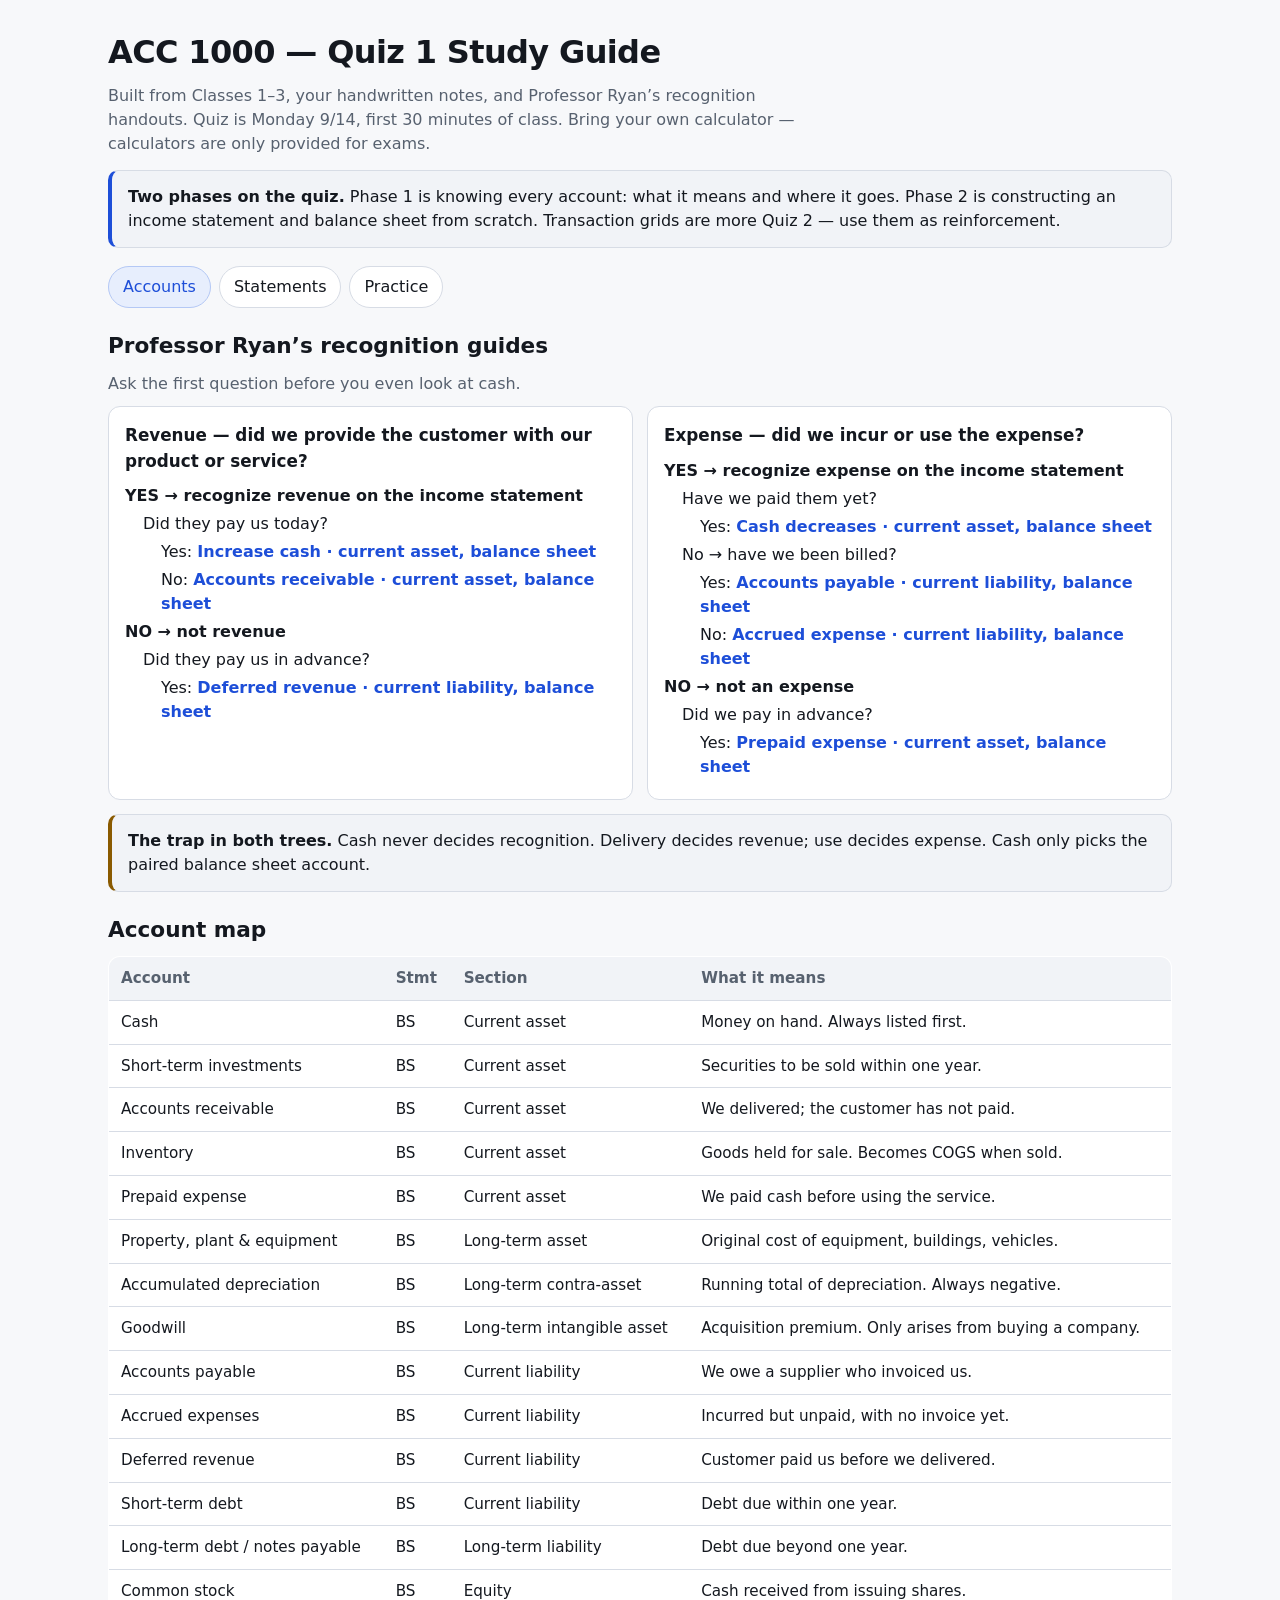
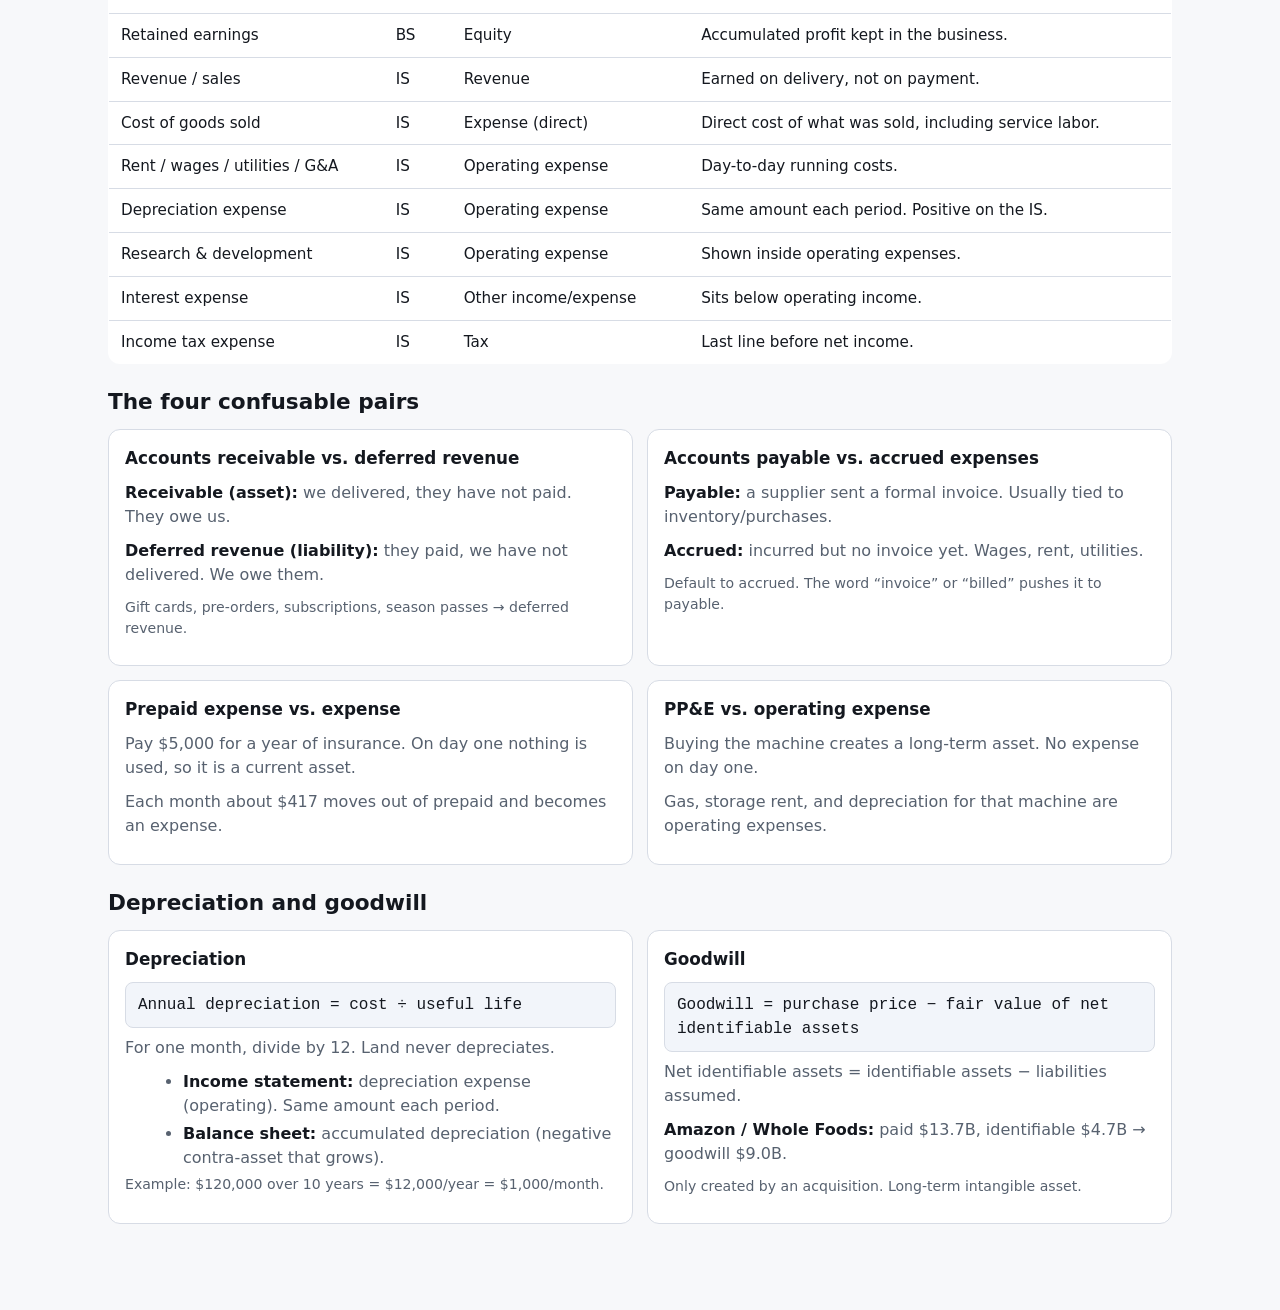
<file: index.html>
<!DOCTYPE html>
<html lang="en">
<head>
<meta charset="UTF-8"/>
<meta name="viewport" content="width=device-width, initial-scale=1"/>
<title>ACC 1000 — Quiz 1 Study Guide</title>
<style>:root { color-scheme: light; --bg: #f7f8fa; --panel: #ffffff; --panel-2: #f1f3f7; --border: #d7dce5; --text: #14181f; --muted: #57616f; --accent: #1d4ed8; --good: #0f7b52; --warn: #8a5a00; --danger: #c0362c; } * { box-sizing: border-box; } body { margin: 0; font-family: Inter, ui-sans-serif, system-ui, -apple-system, Segoe UI, Roboto, Helvetica, Arial, sans-serif; background: var(--bg); color: var(--text); line-height: 1.5; } .wrap { max-width: 1100px; margin: 0 auto; padding: 28px 18px 64px; } h1 { font-size: 2rem; margin: 0 0 8px; letter-spacing: -0.02em; } h2 { font-size: 1.35rem; margin: 0 0 10px; } h3 { font-size: 1.05rem; margin: 0 0 8px; } p { margin: 0 0 10px; color: var(--muted); } .hero p { max-width: 70ch; } .tabs { display: flex; gap: 8px; flex-wrap: wrap; margin: 18px 0 22px; } .tab { border: 1px solid var(--border); background: var(--panel); color: var(--text); border-radius: 999px; padding: 8px 14px; cursor: pointer; font: inherit; } .tab.active { background: #e7eefd; border-color: #b4c8f5; color: var(--accent); } .panel { display: none; } .panel.active { display: block; } .grid { display: grid; gap: 14px; } .grid-2 { grid-template-columns: repeat(2, minmax(0, 1fr)); } .grid-3 { grid-template-columns: repeat(3, minmax(0, 1fr)); } @media (max-width: 860px) { .grid-2, .grid-3 { grid-template-columns: 1fr; } } .btn { border: 1px solid var(--border); background: #e7eefd; color: var(--accent); border-radius: 8px; padding: 8px 12px; cursor: pointer; font: inherit; } .hidden { display: none !important; } .callout.warn { border-left-color: var(--warn); } .callout.good { border-left-color: var(--good); } .card table { border: none; background: transparent; } .card table td { border-bottom: 1px solid var(--border); padding: 6px 0; } .card ul { color: var(--muted); } .card { background: var(--panel); border: 1px solid var(--border); border-radius: 12px; padding: 16px; } .card h3 { margin-bottom: 10px; } .callout { border: 1px solid var(--border); border-left: 4px solid var(--accent); background: var(--panel-2); border-radius: 10px; padding: 14px 16px; margin: 14px 0; } .callout.warn { border-left-color: var(--warn); } .callout.good { border-left-color: var(--good); } .callout strong { color: var(--text); } .branch { margin: 4px 0; } .indent-1 { margin-left: 18px; } .indent-2 { margin-left: 36px; } .result { color: var(--accent); font-weight: 600; } table { width: 100%; border-collapse: collapse; background: var(--panel); border: 1px solid var(--border); border-radius: 12px; overflow: hidden; font-size: 0.95rem; } th, td { text-align: left; padding: 10px 12px; border-bottom: 1px solid var(--border); vertical-align: top; } th { background: var(--panel-2); color: var(--muted); font-weight: 600; } tr:last-child td { border-bottom: none; } .muted { color: var(--muted); } .formula { font-family: ui-monospace, SFMono-Regular, Menlo, Consolas, monospace; background: #f2f5fa; border: 1px solid var(--border); border-radius: 8px; padding: 10px 12px; color: var(--text); margin: 8px 0; } .stack { display: grid; gap: 14px; } .btn { border: 1px solid var(--border); background: #e7eefd; color: var(--accent); border-radius: 8px; padding: 8px 12px; cursor: pointer; font: inherit; } .hidden { display: none; } .section { margin: 22px 0; } .tiny { font-size: 0.88rem; color: var(--muted); } ul { margin: 6px 0 0 18px; color: var(--muted); } li { margin: 4px 0; }</style>
</head>
<body>
<div class="wrap">
<div class="hero">
<h1>ACC 1000 — Quiz 1 Study Guide</h1>
<p>Built from Classes 1–3, your handwritten notes, and Professor Ryan’s recognition handouts. Quiz is Monday 9/14, first 30 minutes of class. Bring your own calculator — calculators are only provided for exams.</p>
</div>
<div class="callout"><strong>Two phases on the quiz.</strong> Phase 1 is knowing every account: what it means and where it goes. Phase 2 is constructing an income statement and balance sheet from scratch. Transaction grids are more Quiz 2 — use them as reinforcement.</div>
<div class="tabs">
<button class="tab active" data-tab="accounts">Accounts</button>
<button class="tab" data-tab="statements">Statements</button>
<button class="tab" data-tab="practice">Practice</button>
</div>
<section id="accounts" class="panel active"><div class="section">
<h2>Professor Ryan’s recognition guides</h2>
<p>Ask the first question before you even look at cash.</p>
<div class="grid grid-2">
<div class="card">
<h3>Revenue — did we provide the customer with our product or service?</h3>
<div class="branch"><strong>YES → recognize revenue on the income statement</strong></div>
<div class="branch indent-1">Did they pay us today?</div>
<div class="branch indent-2">Yes: <span class="result">Increase cash · current asset, balance sheet</span></div>
<div class="branch indent-2">No: <span class="result">Accounts receivable · current asset, balance sheet</span></div>
<div class="branch"><strong>NO → not revenue</strong></div>
<div class="branch indent-1">Did they pay us in advance?</div>
<div class="branch indent-2">Yes: <span class="result">Deferred revenue · current liability, balance sheet</span></div>
</div>
<div class="card">
<h3>Expense — did we incur or use the expense?</h3>
<div class="branch"><strong>YES → recognize expense on the income statement</strong></div>
<div class="branch indent-1">Have we paid them yet?</div>
<div class="branch indent-2">Yes: <span class="result">Cash decreases · current asset, balance sheet</span></div>
<div class="branch indent-1">No → have we been billed?</div>
<div class="branch indent-2">Yes: <span class="result">Accounts payable · current liability, balance sheet</span></div>
<div class="branch indent-2">No: <span class="result">Accrued expense · current liability, balance sheet</span></div>
<div class="branch"><strong>NO → not an expense</strong></div>
<div class="branch indent-1">Did we pay in advance?</div>
<div class="branch indent-2">Yes: <span class="result">Prepaid expense · current asset, balance sheet</span></div>
</div>
</div>
<div class="callout warn">
<strong>The trap in both trees.</strong>
Cash never decides recognition. Delivery decides revenue; use decides expense.
Cash only picks the paired balance sheet account.
</div>
</div>

<div class="section">
<h2>Account map</h2>
<table>
<thead>
<tr><th>Account</th><th>Stmt</th><th>Section</th><th>What it means</th></tr>
</thead>
<tbody>
<tr><td>Cash</td><td>BS</td><td>Current asset</td><td>Money on hand. Always listed first.</td></tr>
<tr><td>Short-term investments</td><td>BS</td><td>Current asset</td><td>Securities to be sold within one year.</td></tr>
<tr><td>Accounts receivable</td><td>BS</td><td>Current asset</td><td>We delivered; the customer has not paid.</td></tr>
<tr><td>Inventory</td><td>BS</td><td>Current asset</td><td>Goods held for sale. Becomes COGS when sold.</td></tr>
<tr><td>Prepaid expense</td><td>BS</td><td>Current asset</td><td>We paid cash before using the service.</td></tr>
<tr><td>Property, plant &amp; equipment</td><td>BS</td><td>Long-term asset</td><td>Original cost of equipment, buildings, vehicles.</td></tr>
<tr><td>Accumulated depreciation</td><td>BS</td><td>Long-term contra-asset</td><td>Running total of depreciation. Always negative.</td></tr>
<tr><td>Goodwill</td><td>BS</td><td>Long-term intangible asset</td><td>Acquisition premium. Only arises from buying a company.</td></tr>
<tr><td>Accounts payable</td><td>BS</td><td>Current liability</td><td>We owe a supplier who invoiced us.</td></tr>
<tr><td>Accrued expenses</td><td>BS</td><td>Current liability</td><td>Incurred but unpaid, with no invoice yet.</td></tr>
<tr><td>Deferred revenue</td><td>BS</td><td>Current liability</td><td>Customer paid us before we delivered.</td></tr>
<tr><td>Short-term debt</td><td>BS</td><td>Current liability</td><td>Debt due within one year.</td></tr>
<tr><td>Long-term debt / notes payable</td><td>BS</td><td>Long-term liability</td><td>Debt due beyond one year.</td></tr>
<tr><td>Common stock</td><td>BS</td><td>Equity</td><td>Cash received from issuing shares.</td></tr>
<tr><td>Retained earnings</td><td>BS</td><td>Equity</td><td>Accumulated profit kept in the business.</td></tr>
<tr><td>Revenue / sales</td><td>IS</td><td>Revenue</td><td>Earned on delivery, not on payment.</td></tr>
<tr><td>Cost of goods sold</td><td>IS</td><td>Expense (direct)</td><td>Direct cost of what was sold, including service labor.</td></tr>
<tr><td>Rent / wages / utilities / G&amp;A</td><td>IS</td><td>Operating expense</td><td>Day-to-day running costs.</td></tr>
<tr><td>Depreciation expense</td><td>IS</td><td>Operating expense</td><td>Same amount each period. Positive on the IS.</td></tr>
<tr><td>Research &amp; development</td><td>IS</td><td>Operating expense</td><td>Shown inside operating expenses.</td></tr>
<tr><td>Interest expense</td><td>IS</td><td>Other income/expense</td><td>Sits below operating income.</td></tr>
<tr><td>Income tax expense</td><td>IS</td><td>Tax</td><td>Last line before net income.</td></tr>
</tbody>
</table>
</div>

<div class="section">
<h2>The four confusable pairs</h2>
<div class="grid grid-2">
<div class="card">
<h3>Accounts receivable vs. deferred revenue</h3>
<p><strong style="color:var(--text)">Receivable (asset):</strong> we delivered, they have not paid. They owe us.</p>
<p><strong style="color:var(--text)">Deferred revenue (liability):</strong> they paid, we have not delivered. We owe them.</p>
<p class="tiny">Gift cards, pre-orders, subscriptions, season passes → deferred revenue.</p>
</div>
<div class="card">
<h3>Accounts payable vs. accrued expenses</h3>
<p><strong style="color:var(--text)">Payable:</strong> a supplier sent a formal invoice. Usually tied to inventory/purchases.</p>
<p><strong style="color:var(--text)">Accrued:</strong> incurred but no invoice yet. Wages, rent, utilities.</p>
<p class="tiny">Default to accrued. The word “invoice” or “billed” pushes it to payable.</p>
</div>
<div class="card">
<h3>Prepaid expense vs. expense</h3>
<p>Pay $5,000 for a year of insurance. On day one nothing is used, so it is a current asset.</p>
<p>Each month about $417 moves out of prepaid and becomes an expense.</p>
</div>
<div class="card">
<h3>PP&amp;E vs. operating expense</h3>
<p>Buying the machine creates a long-term asset. No expense on day one.</p>
<p>Gas, storage rent, and depreciation for that machine are operating expenses.</p>
</div>
</div>
</div>

<div class="section">
<h2>Depreciation and goodwill</h2>
<div class="grid grid-2">
<div class="card">
<h3>Depreciation</h3>
<div class="formula">Annual depreciation = cost ÷ useful life</div>
<p>For one month, divide by 12. Land never depreciates.</p>
<ul>
<li><strong style="color:var(--text)">Income statement:</strong> depreciation expense (operating). Same amount each period.</li>
<li><strong style="color:var(--text)">Balance sheet:</strong> accumulated depreciation (negative contra-asset that grows).</li>
</ul>
<p class="tiny">Example: $120,000 over 10 years = $12,000/year = $1,000/month.</p>
</div>
<div class="card">
<h3>Goodwill</h3>
<div class="formula">Goodwill = purchase price − fair value of net identifiable assets</div>
<p>Net identifiable assets = identifiable assets − liabilities assumed.</p>
<p><strong style="color:var(--text)">Amazon / Whole Foods:</strong> paid $13.7B, identifiable $4.7B → goodwill $9.0B.</p>
<p class="tiny">Only created by an acquisition. Long-term intangible asset.</p>
</div>
</div>
</div></section>
<section id="statements" class="panel"><div class="section">
<h2>Financial statement connection map</h2>
<p>From Professor Ryan’s handout. The balance sheet stays; the other statements explain one period.</p>
<div class="grid grid-3">
<div class="card">
<h3>1. Balance sheet</h3>
<p class="tiny">Same foundation period after period. Compare years and find the change.</p>
<p><strong style="color:var(--text)">Assets (own):</strong> cash, AR, inventory</p>
<p><strong style="color:var(--text)">Liabilities (owe):</strong> AP, accrued expenses</p>
<p><strong style="color:var(--text)">Equity (own − owe):</strong> common stock, retained earnings</p>
<p class="tiny">Cash is explained by the cash flow statement. Ending RE comes from the income statement.</p>
</div>
<div class="card">
<h3>2. Statement of cash flows</h3>
<p class="tiny">Explains all cash activity for that specific period.</p>
<ul>
<li>Operating flows</li>
<li>Investing flows</li>
<li>Financing flows</li>
</ul>
<p class="tiny">Not on Quiz 1. She pinned this until about Class 11.</p>
</div>
<div class="card">
<h3>3. Income statement</h3>
<p class="tiny">Specific-period profit. Wipes clean after the period.</p>
<div class="formula">Revenue − Expenses = Net income</div>
<p class="tiny"><strong style="color:var(--text)">Retained earnings bridge:</strong></p>
<div class="formula">Beg RE + Net income − Dividends = End RE</div>
<p class="tiny" style="color:var(--accent)">Ending RE is the number that lands on the balance sheet.</p>
</div>
</div>
</div>

<div class="section">
<h2>Four formulas</h2>
<div class="grid grid-2">
<div class="card">
<h3>Accounting equation</h3>
<div class="formula">Assets = Liabilities + Equity</div>
<p class="tiny">Also: Assets − Liabilities = Equity</p>
</div>
<div class="card">
<h3>Retained earnings</h3>
<div class="formula">Beg RE + Net income − Dividends = End RE</div>
<p class="tiny">This is the bridge from the income statement to the balance sheet.</p>
</div>
<div class="card">
<h3>Timing</h3>
<div class="formula">Balance sheet layers · Income statement resets</div>
<p class="tiny">BS is a running total. IS is wiped clean each period.</p>
</div>
<div class="card">
<h3>What changes retained earnings</h3>
<div class="formula">Revenue ↑ · Expenses ↓ · Dividends ↓</div>
<p class="tiny">Dividends reduce RE but never appear on the income statement.</p>
</div>
</div>
</div>

<div class="section">
<h2>Templates to reproduce exactly</h2>
<div class="grid grid-2">
<div class="card">
<h3>Income statement — four blocks</h3>
<div class="formula">
Revenue<br />
− Cost of goods sold<br />
= Gross profit<br />
− Operating expenses<br />
= Operating income (EBIT)<br />
− Interest / other<br />
= Income before taxes<br />
− Income tax expense<br />
= Net income
</div>
<p class="tiny">Write every figure as a positive number. Only genuine other income is treated as a negative expense.</p>
</div>
<div class="card">
<h3>Balance sheet — six required subtotals</h3>
<div class="formula">
Cash → investments → receivables → inventory → prepaid<br />
1. Total current assets<br />
PP&amp;E − accum. dep. + goodwill<br />
2. Total assets<br /><br />
AP → accrued → deferred rev → ST debt<br />
3. Total current liabilities<br />
+ LT debt<br />
4. Total liabilities<br />
Common stock + retained earnings<br />
5. Total equity<br />
6. Total liabilities and equity
</div>
</div>
</div>
<div class="callout good">
<strong>Order under time pressure.</strong>
Label every account first → build the income statement → carry net income into RE →
build the balance sheet → check that it balances. You cannot finish the BS without NI.
</div>
</div>

<div class="section">
<h2>Worked example — Redwood Company</h2>
<p>Full year. Beginning retained earnings $28,000. Dividends paid $3,000.</p>
<div class="grid grid-2">
<div class="card">
<h3>Income statement</h3>
<table>
<tbody>
<tr><td>Revenue</td><td style="text-align:right">$120,000</td></tr>
<tr><td>Cost of goods sold</td><td style="text-align:right">(48,000)</td></tr>
<tr><td><strong>Gross profit</strong></td><td style="text-align:right"><strong>$72,000</strong></td></tr>
<tr><td>Rent expense</td><td style="text-align:right">(12,000)</td></tr>
<tr><td>Wages expense</td><td style="text-align:right">(20,000)</td></tr>
<tr><td><strong>Operating income</strong></td><td style="text-align:right"><strong>$40,000</strong></td></tr>
<tr><td>Interest expense</td><td style="text-align:right">(4,000)</td></tr>
<tr><td>Income before taxes</td><td style="text-align:right">$36,000</td></tr>
<tr><td>Income tax expense</td><td style="text-align:right">(6,000)</td></tr>
<tr><td><strong>Net income</strong></td><td style="text-align:right"><strong>$30,000</strong></td></tr>
</tbody>
</table>
</div>
<div class="card">
<h3>Balance sheet</h3>
<table>
<tbody>
<tr><td>Cash</td><td style="text-align:right">$35,000</td></tr>
<tr><td>Accounts receivable</td><td style="text-align:right">22,000</td></tr>
<tr><td>Inventory</td><td style="text-align:right">18,000</td></tr>
<tr><td><strong>Total current assets</strong></td><td style="text-align:right"><strong>$75,000</strong></td></tr>
<tr><td>Equipment</td><td style="text-align:right">80,000</td></tr>
<tr><td>Less: accumulated depreciation</td><td style="text-align:right">(16,000)</td></tr>
<tr><td><strong>Total assets</strong></td><td style="text-align:right"><strong>$139,000</strong></td></tr>
<tr><td>Accounts payable</td><td style="text-align:right">$14,000</td></tr>
<tr><td>Long-term debt</td><td style="text-align:right">50,000</td></tr>
<tr><td><strong>Total liabilities</strong></td><td style="text-align:right"><strong>$64,000</strong></td></tr>
<tr><td>Common stock</td><td style="text-align:right">20,000</td></tr>
<tr><td>Retained earnings</td><td style="text-align:right">55,000</td></tr>
<tr><td><strong>Total equity</strong></td><td style="text-align:right"><strong>$75,000</strong></td></tr>
<tr><td><strong>Total L + E</strong></td><td style="text-align:right"><strong>$139,000</strong></td></tr>
</tbody>
</table>
</div>
</div>
<div class="callout">
<strong>RE check:</strong> $28,000 beginning + $30,000 NI − $3,000 dividends = $55,000 ending.
Assets $139,000 = Liabilities + Equity $139,000.
</div>
</div></section>
<section id="practice" class="panel"><div class="callout warn">
<strong>Run this under quiz conditions.</strong>
Thirty minutes, calculator beside you, notes closed. Then grade it and redo only what you missed.
</div>

<div class="section">
<h2>Part 1 — name the account, statement, and section</h2>
<table>
<thead><tr><th>#</th><th>Prompt</th><th>Answer</th></tr></thead>
<tbody id="part1-body"></tbody>
</table>
<p style="margin-top:12px"><button class="btn" id="toggle1">Reveal answers</button></p>
</div>

<div class="section">
<h2>Part 2 — build both statements</h2>
<p>Trial Company, full year. Beginning RE $10,000. Dividends $2,000.</p>
<table>
<thead><tr><th>Account</th><th style="text-align:right">Amount</th></tr></thead>
<tbody>
<tr><td>Cash</td><td style="text-align:right">$28,000</td></tr>
<tr><td>Accounts receivable</td><td style="text-align:right">12,000</td></tr>
<tr><td>Inventory</td><td style="text-align:right">10,000</td></tr>
<tr><td>Prepaid rent</td><td style="text-align:right">3,000</td></tr>
<tr><td>Equipment</td><td style="text-align:right">50,000</td></tr>
<tr><td>Accumulated depreciation</td><td style="text-align:right">8,000</td></tr>
<tr><td>Accounts payable</td><td style="text-align:right">11,000</td></tr>
<tr><td>Accrued expenses</td><td style="text-align:right">4,000</td></tr>
<tr><td>Long-term debt</td><td style="text-align:right">30,000</td></tr>
<tr><td>Common stock</td><td style="text-align:right">25,000</td></tr>
<tr><td>Revenue</td><td style="text-align:right">90,000</td></tr>
<tr><td>Cost of goods sold</td><td style="text-align:right">35,000</td></tr>
<tr><td>Rent expense</td><td style="text-align:right">10,000</td></tr>
<tr><td>Wages expense</td><td style="text-align:right">16,000</td></tr>
<tr><td>Depreciation expense</td><td style="text-align:right">5,000</td></tr>
<tr><td>Interest expense</td><td style="text-align:right">3,000</td></tr>
<tr><td>Income tax expense</td><td style="text-align:right">4,000</td></tr>
</tbody>
</table>
<p style="margin-top:12px"><button class="btn" id="toggle2">Reveal solution</button></p>
<div id="part2-sol" class="hidden" style="margin-top:14px">
<div class="grid grid-2">
<div class="card">
<h3>Income statement</h3>
<ul>
<li>Revenue $90,000</li>
<li>− COGS $35,000 → Gross profit $55,000</li>
<li>− OpEx $31,000 → Operating income $24,000</li>
<li>− Interest $3,000 → EBT $21,000</li>
<li>− Tax $4,000 → <strong style="color:var(--text)">Net income $17,000</strong></li>
</ul>
</div>
<div class="card">
<h3>Balance sheet</h3>
<ul>
<li>Current assets $53,000</li>
<li>Net equipment $42,000</li>
<li><strong style="color:var(--text)">Total assets $95,000</strong></li>
<li>Current liabilities $15,000 + LT debt $30,000 = $45,000</li>
<li>RE: 10k + 17k − 2k = $25,000</li>
<li>Equity $50,000 → <strong style="color:var(--text)">L+E $95,000</strong></li>
</ul>
</div>
</div>
</div>
</div>

<div class="section">
<h2>Part 3 — recognition drills</h2>
<p>Highest-value drill. Decide what hits the income statement before touching cash.</p>
<table>
<thead><tr><th>#</th><th>Scenario</th><th>Answer</th></tr></thead>
<tbody id="part3-body"></tbody>
</table>
<p style="margin-top:12px"><button class="btn" id="toggle3">Reveal answers</button></p>
</div></section>
</div>
<script>
(function(){
const part1 = [
["A customer owes us for services already performed.", "Accounts receivable — current asset"],
["We owe an invoicing supplier for inventory received.", "Accounts payable — current liability"],
["Employees worked in March but are paid in April.", "Accrued expenses — current liability"],
["We paid 12 months of rent up front on day one.", "Prepaid expense — current asset"],
["A customer prepaid for catering we deliver in June.", "Deferred revenue — current liability"],
["Cumulative decline in a van's recorded value.", "Accumulated depreciation — contra long-term asset"],
["Premium paid above an acquired firm's identifiable value.", "Goodwill — long-term intangible asset"],
["The rice, foil, and burrito rollers' wages at Chipotle.", "Cost of goods sold — income statement"],
["Cash received from an investor for shares.", "Common stock — equity, with cash as the asset"],
["A loan the company repays in four years.", "Long-term debt — long-term liability"],
["Marketing manager's salary.", "Operating expense — income statement"],
["Profit kept in the business instead of paid out.", "Retained earnings — equity"],
];

const part3 = [
["We deliver $8,000 of product; the customer pays in 60 days.", "Revenue $8,000 now. Accounts receivable, not cash."],
["We receive $9,000 on Jan 1 for a service delivered in March.", "No revenue in January. Cash ↑, deferred revenue ↑."],
["We pay $6,000 on Mar 1 for six months of rent.", "Expense only $1,000 in March. Prepaid expense $5,000."],
["Utilities used in May, bill arrives in June, paid in July.", "Expense in May. Accrued expense (no invoice yet in May)."],
["We buy a $60,000 machine with cash, useful life 5 years.", "No expense at purchase. Cash ↓, PP&E ↑. Then $12,000/year."],
["We pay a $4,000 dividend.", "Not an expense. Retained earnings ↓ and cash ↓."],
];

function fillTable(id, rows, show) {
const body = document.getElementById(id);
body.innerHTML = rows.map((r, i) => `
<tr>
<td>${i + 1}</td>
<td>${r[0]}</td>
<td>${show ? r[1] : "—"}</td>
</tr>
`).join("");
}

let show1 = false, show2 = false, show3 = false;
fillTable("part1-body", part1, false);
fillTable("part3-body", part3, false);

document.getElementById("toggle1").onclick = () => {
show1 = !show1;
fillTable("part1-body", part1, show1);
document.getElementById("toggle1").textContent = show1 ? "Hide answers" : "Reveal answers";
};
document.getElementById("toggle2").onclick = () => {
show2 = !show2;
document.getElementById("part2-sol").classList.toggle("hidden", !show2);
document.getElementById("toggle2").textContent = show2 ? "Hide solution" : "Reveal solution";
};
document.getElementById("toggle3").onclick = () => {
show3 = !show3;
fillTable("part3-body", part3, show3);
document.getElementById("toggle3").textContent = show3 ? "Hide answers" : "Reveal answers";
};

document.querySelectorAll(".tab").forEach((btn) => {
btn.addEventListener("click", () => {
document.querySelectorAll(".tab").forEach((b) => b.classList.remove("active"));
document.querySelectorAll(".panel").forEach((p) => p.classList.remove("active"));
btn.classList.add("active");
document.getElementById(btn.dataset.tab).classList.add("active");
});
});
})();
document.querySelectorAll('.tab').forEach((btn) => {
  btn.addEventListener('click', () => {
    document.querySelectorAll('.tab').forEach((b) => b.classList.remove('active'));
    document.querySelectorAll('.panel').forEach((p) => p.classList.remove('active'));
    btn.classList.add('active');
    document.getElementById(btn.dataset.tab).classList.add('active');
  });
});
</script>
</body>
</html>
</file>
